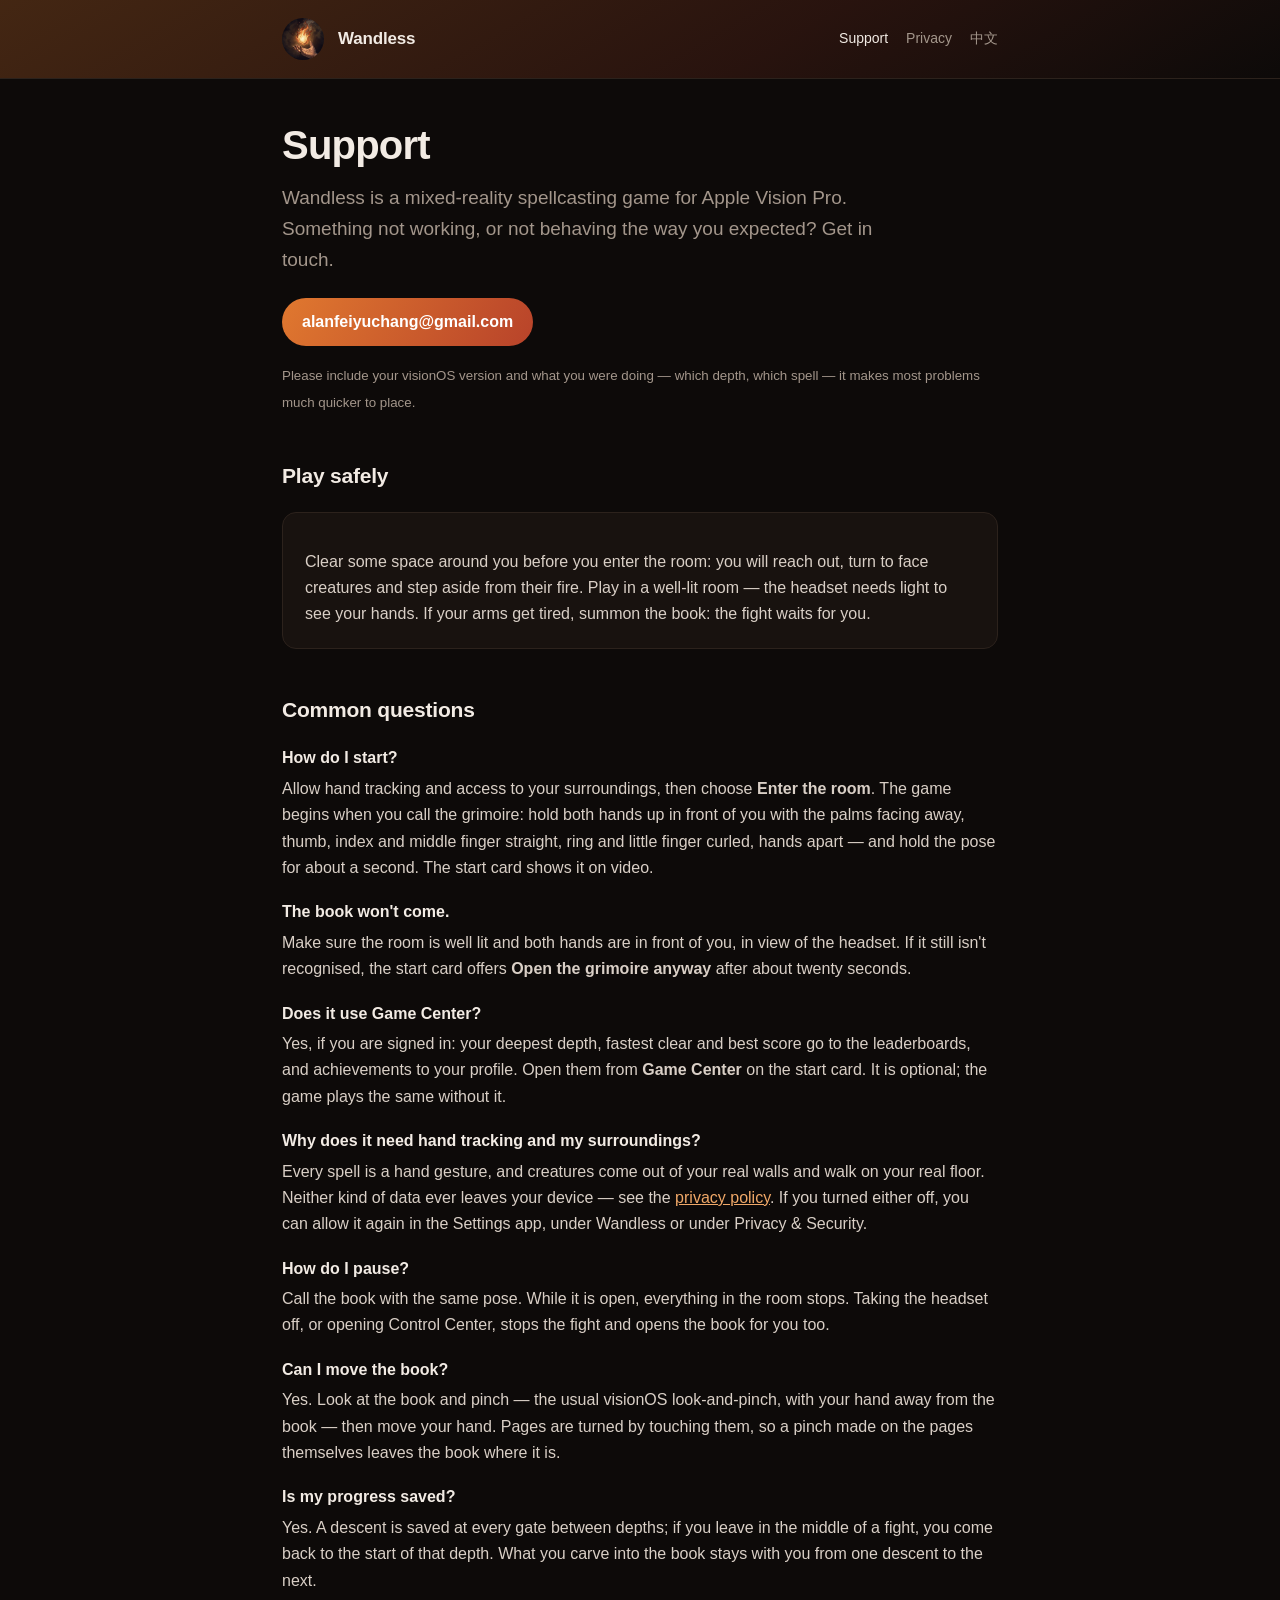
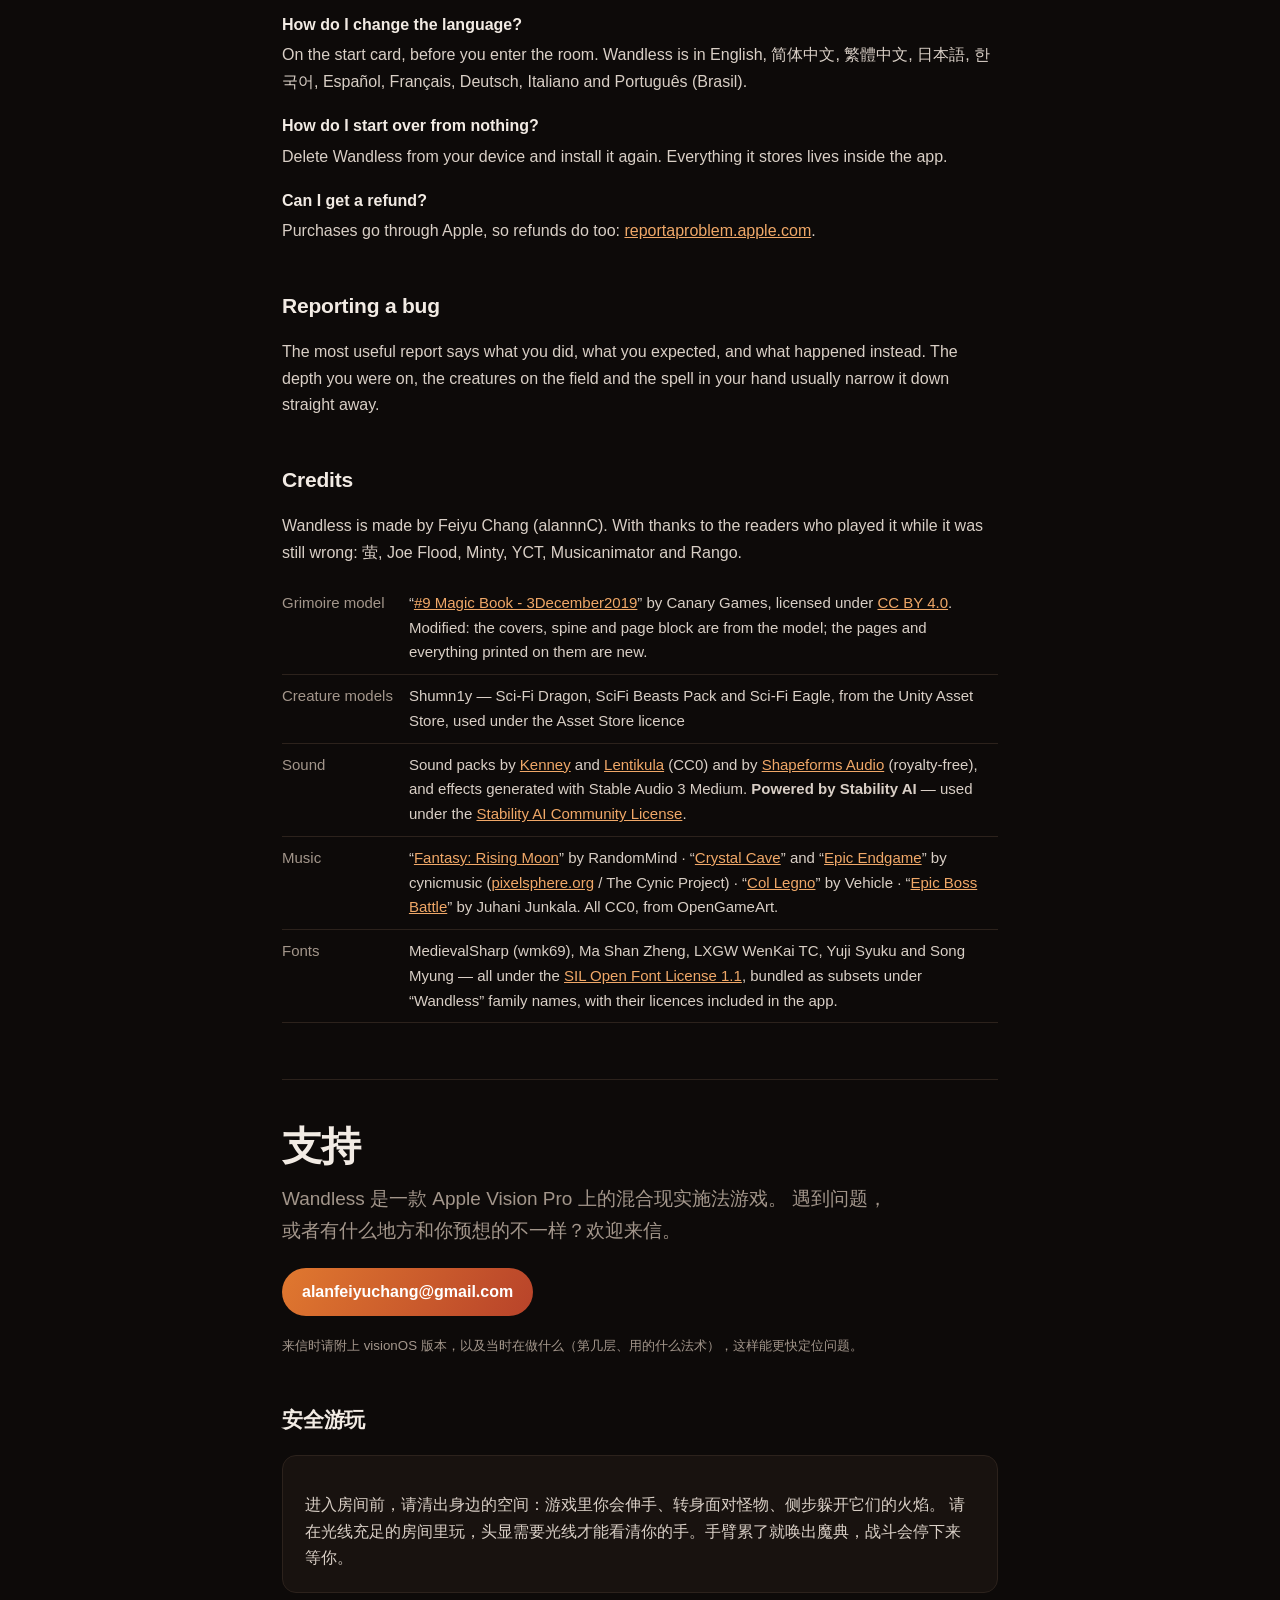
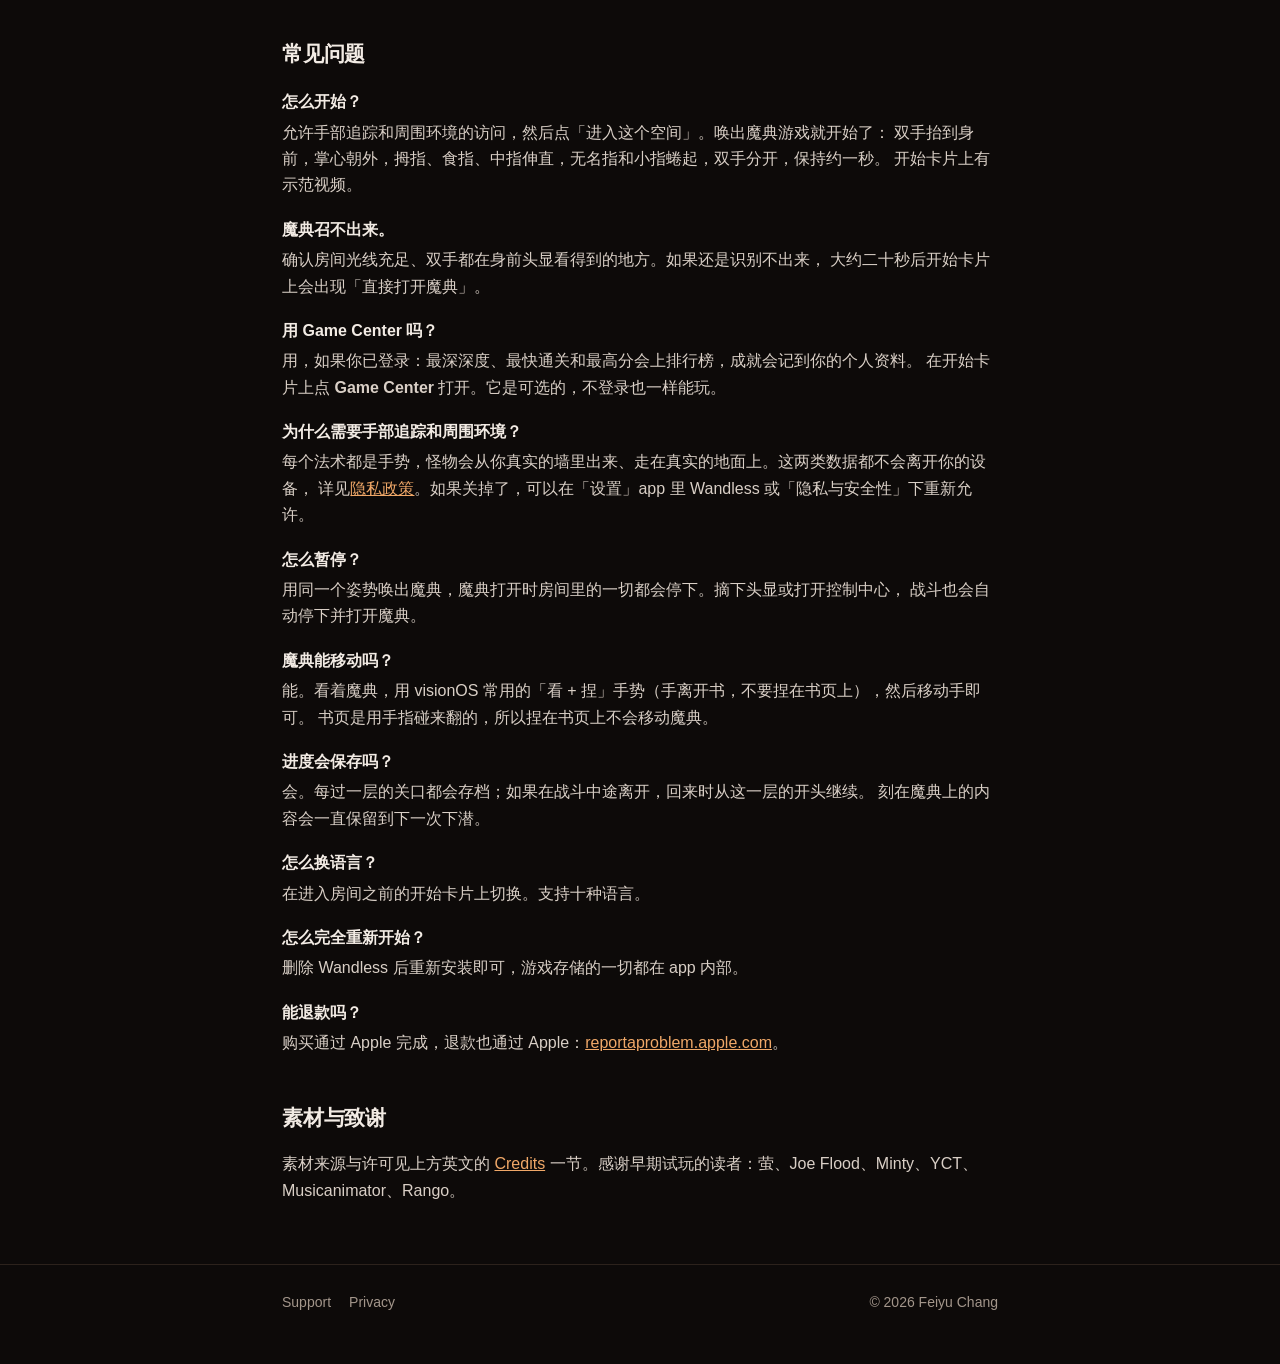
<file: index.html>
<!doctype html>
<html lang="en">
<head>
<meta charset="utf-8">
<meta name="viewport" content="width=device-width, initial-scale=1">
<title>Wandless — Support</title>
<meta name="description" content="Support, answers and credits for Wandless, a spellcasting game for Apple Vision Pro.">
<link rel="icon" href="img/icon.jpg">
<link rel="stylesheet" href="style.css">
</head>
<body>

<header class="site"><div class="wrap">
  <img src="img/icon.jpg" alt="">
  <strong>Wandless</strong>
  <nav>
    <a href="./" aria-current="page">Support</a>
    <a href="privacy.html">Privacy</a>
    <a href="#zh" lang="zh-Hans">中文</a>
  </nav>
</div></header>

<main class="wrap">

  <h1>Support</h1>
  <p class="tagline">Wandless is a mixed-reality spellcasting game for Apple Vision Pro.
  Something not working, or not behaving the way you expected? Get in touch.</p>
  <p><a class="mail" href="mailto:alanfeiyuchang@gmail.com?subject=Wandless%20support">alanfeiyuchang@gmail.com</a></p>
  <p><small>Please include your visionOS version and what you were doing — which depth,
  which spell — it makes most problems much quicker to place.</small></p>

  <h2>Play safely</h2>
  <div class="card">
    <p>Clear some space around you before you enter the room: you will reach out, turn to
    face creatures and step aside from their fire. Play in a well-lit room — the headset
    needs light to see your hands. If your arms get tired, summon the book: the fight waits
    for you.</p>
  </div>

  <h2>Common questions</h2>

  <dl>
    <dt>How do I start?</dt>
    <dd>Allow hand tracking and access to your surroundings, then choose
    <strong>Enter the room</strong>. The game begins when you call the grimoire: hold both
    hands up in front of you with the palms facing away, thumb, index and middle finger
    straight, ring and little finger curled, hands apart — and hold the pose for about a
    second. The start card shows it on video.</dd>

    <dt>The book won't come.</dt>
    <dd>Make sure the room is well lit and both hands are in front of you, in view of the
    headset. If it still isn't recognised, the start card offers <strong>Open the grimoire
    anyway</strong> after about twenty seconds.</dd>

    <dt>Does it use Game Center?</dt>
    <dd>Yes, if you are signed in: your deepest depth, fastest clear and best score go to the
    leaderboards, and achievements to your profile. Open them from <strong>Game Center</strong>
    on the start card. It is optional; the game plays the same without it.</dd>

    <dt>Why does it need hand tracking and my surroundings?</dt>
    <dd>Every spell is a hand gesture, and creatures come out of your real walls and walk
    on your real floor. Neither kind of data ever leaves your device — see the
    <a href="privacy.html">privacy policy</a>. If you turned either off, you can allow it
    again in the Settings app, under Wandless or under Privacy &amp; Security.</dd>

    <dt>How do I pause?</dt>
    <dd>Call the book with the same pose. While it is open, everything in the room stops.
    Taking the headset off, or opening Control Center, stops the fight and opens the book
    for you too.</dd>

    <dt>Can I move the book?</dt>
    <dd>Yes. Look at the book and pinch — the usual visionOS look-and-pinch, with your hand
    away from the book — then move your hand. Pages are turned by touching them, so a pinch
    made on the pages themselves leaves the book where it is.</dd>

    <dt>Is my progress saved?</dt>
    <dd>Yes. A descent is saved at every gate between depths; if you leave in the middle of
    a fight, you come back to the start of that depth. What you carve into the book stays
    with you from one descent to the next.</dd>

    <dt>How do I change the language?</dt>
    <dd>On the start card, before you enter the room. Wandless is in English, 简体中文,
    繁體中文, 日本語, 한국어, Español, Français, Deutsch, Italiano and Português (Brasil).</dd>

    <dt>How do I start over from nothing?</dt>
    <dd>Delete Wandless from your device and install it again. Everything it stores lives
    inside the app.</dd>

    <dt>Can I get a refund?</dt>
    <dd>Purchases go through Apple, so refunds do too:
    <a href="https://reportaproblem.apple.com">reportaproblem.apple.com</a>.</dd>
  </dl>

  <h2>Reporting a bug</h2>
  <p>The most useful report says what you did, what you expected, and what happened
  instead. The depth you were on, the creatures on the field and the spell in your hand
  usually narrow it down straight away.</p>

  <h2 id="credits">Credits</h2>
  <p>Wandless is made by Feiyu Chang (alannnC). With thanks to the readers who played it
  while it was still wrong: 萤, Joe Flood, Minty, YCT, Musicanimator and Rango.</p>

  <table class="credits">
    <tr>
      <th>Grimoire model</th>
      <td>“<a href="https://sketchfab.com/3d-models/9-magic-book-3december2019-4e245fa384fb486ba7bbc519bdc24464">#9 Magic Book - 3December2019</a>”
      by Canary Games, licensed under
      <a href="https://creativecommons.org/licenses/by/4.0/">CC BY 4.0</a>. Modified: the
      covers, spine and page block are from the model; the pages and everything printed on
      them are new.</td>
    </tr>
    <tr>
      <th>Creature models</th>
      <td>Shumn1y — Sci-Fi Dragon, SciFi Beasts Pack and Sci-Fi Eagle, from the Unity Asset
      Store, used under the Asset Store licence</td>
    </tr>
    <tr>
      <th>Sound</th>
      <td>Sound packs by <a href="https://kenney.nl">Kenney</a> and
      <a href="https://lentikula.itch.io">Lentikula</a> (CC0) and by
      <a href="https://shapeforms.itch.io">Shapeforms Audio</a> (royalty-free), and effects
      generated with Stable Audio 3 Medium. <strong>Powered by Stability AI</strong> — used
      under the <a href="https://stability.ai/community-license-agreement">Stability AI
      Community License</a>.</td>
    </tr>
    <tr>
      <th>Music</th>
      <td>
        “<a href="https://opengameart.org/content/fantasy-rising-moon">Fantasy: Rising Moon</a>” by RandomMind ·
        “<a href="https://opengameart.org/content/crystal-cave-song18">Crystal Cave</a>” and
        “<a href="https://opengameart.org/content/epic-endgame-cinematic">Epic Endgame</a>” by cynicmusic
        (<a href="http://pixelsphere.org">pixelsphere.org</a> / The Cynic Project) ·
        “<a href="https://opengameart.org/content/col-legno">Col Legno</a>” by Vehicle ·
        “<a href="https://opengameart.org/content/boss-battle-music">Epic Boss Battle</a>” by Juhani Junkala.
        All CC0, from OpenGameArt.
      </td>
    </tr>
    <tr>
      <th>Fonts</th>
      <td>MedievalSharp (wmk69), Ma Shan Zheng, LXGW WenKai TC, Yuji Syuku and Song Myung —
      all under the <a href="https://openfontlicense.org">SIL Open Font License 1.1</a>,
      bundled as subsets under “Wandless” family names, with their licences included in the
      app.</td>
    </tr>
  </table>

  <hr class="lang">
  <section id="zh" lang="zh-Hans">
    <h1>支持</h1>
    <p class="tagline">Wandless 是一款 Apple Vision Pro 上的混合现实施法游戏。
    遇到问题，或者有什么地方和你预想的不一样？欢迎来信。</p>
    <p><a class="mail" href="mailto:alanfeiyuchang@gmail.com?subject=Wandless%20support">alanfeiyuchang@gmail.com</a></p>
    <p><small>来信时请附上 visionOS 版本，以及当时在做什么（第几层、用的什么法术），这样能更快定位问题。</small></p>

    <h2>安全游玩</h2>
    <div class="card">
      <p>进入房间前，请清出身边的空间：游戏里你会伸手、转身面对怪物、侧步躲开它们的火焰。
      请在光线充足的房间里玩，头显需要光线才能看清你的手。手臂累了就唤出魔典，战斗会停下来等你。</p>
    </div>

    <h2>常见问题</h2>
    <dl>
      <dt>怎么开始？</dt>
      <dd>允许手部追踪和周围环境的访问，然后点「进入这个空间」。唤出魔典游戏就开始了：
      双手抬到身前，掌心朝外，拇指、食指、中指伸直，无名指和小指蜷起，双手分开，保持约一秒。
      开始卡片上有示范视频。</dd>

      <dt>魔典召不出来。</dt>
      <dd>确认房间光线充足、双手都在身前头显看得到的地方。如果还是识别不出来，
      大约二十秒后开始卡片上会出现「直接打开魔典」。</dd>

      <dt>用 Game Center 吗？</dt>
      <dd>用，如果你已登录：最深深度、最快通关和最高分会上排行榜，成就会记到你的个人资料。
      在开始卡片上点 <strong>Game Center</strong> 打开。它是可选的，不登录也一样能玩。</dd>

      <dt>为什么需要手部追踪和周围环境？</dt>
      <dd>每个法术都是手势，怪物会从你真实的墙里出来、走在真实的地面上。这两类数据都不会离开你的设备，
      详见<a href="privacy.html#zh">隐私政策</a>。如果关掉了，可以在「设置」app 里 Wandless 或「隐私与安全性」下重新允许。</dd>

      <dt>怎么暂停？</dt>
      <dd>用同一个姿势唤出魔典，魔典打开时房间里的一切都会停下。摘下头显或打开控制中心，
      战斗也会自动停下并打开魔典。</dd>

      <dt>魔典能移动吗？</dt>
      <dd>能。看着魔典，用 visionOS 常用的「看 + 捏」手势（手离开书，不要捏在书页上），然后移动手即可。
      书页是用手指碰来翻的，所以捏在书页上不会移动魔典。</dd>

      <dt>进度会保存吗？</dt>
      <dd>会。每过一层的关口都会存档；如果在战斗中途离开，回来时从这一层的开头继续。
      刻在魔典上的内容会一直保留到下一次下潜。</dd>

      <dt>怎么换语言？</dt>
      <dd>在进入房间之前的开始卡片上切换。支持十种语言。</dd>

      <dt>怎么完全重新开始？</dt>
      <dd>删除 Wandless 后重新安装即可，游戏存储的一切都在 app 内部。</dd>

      <dt>能退款吗？</dt>
      <dd>购买通过 Apple 完成，退款也通过 Apple：<a href="https://reportaproblem.apple.com">reportaproblem.apple.com</a>。</dd>
    </dl>

    <h2>素材与致谢</h2>
    <p>素材来源与许可见上方英文的 <a href="#credits">Credits</a> 一节。感谢早期试玩的读者：萤、Joe Flood、Minty、YCT、Musicanimator、Rango。</p>
  </section>

</main>

<footer class="site"><div class="wrap">
  <a href="./">Support</a>
  <a href="privacy.html">Privacy</a>
  <span class="spacer"></span>
  <span class="muted">© 2026 Feiyu Chang</span>
</div></footer>

</body>
</html>
</file>
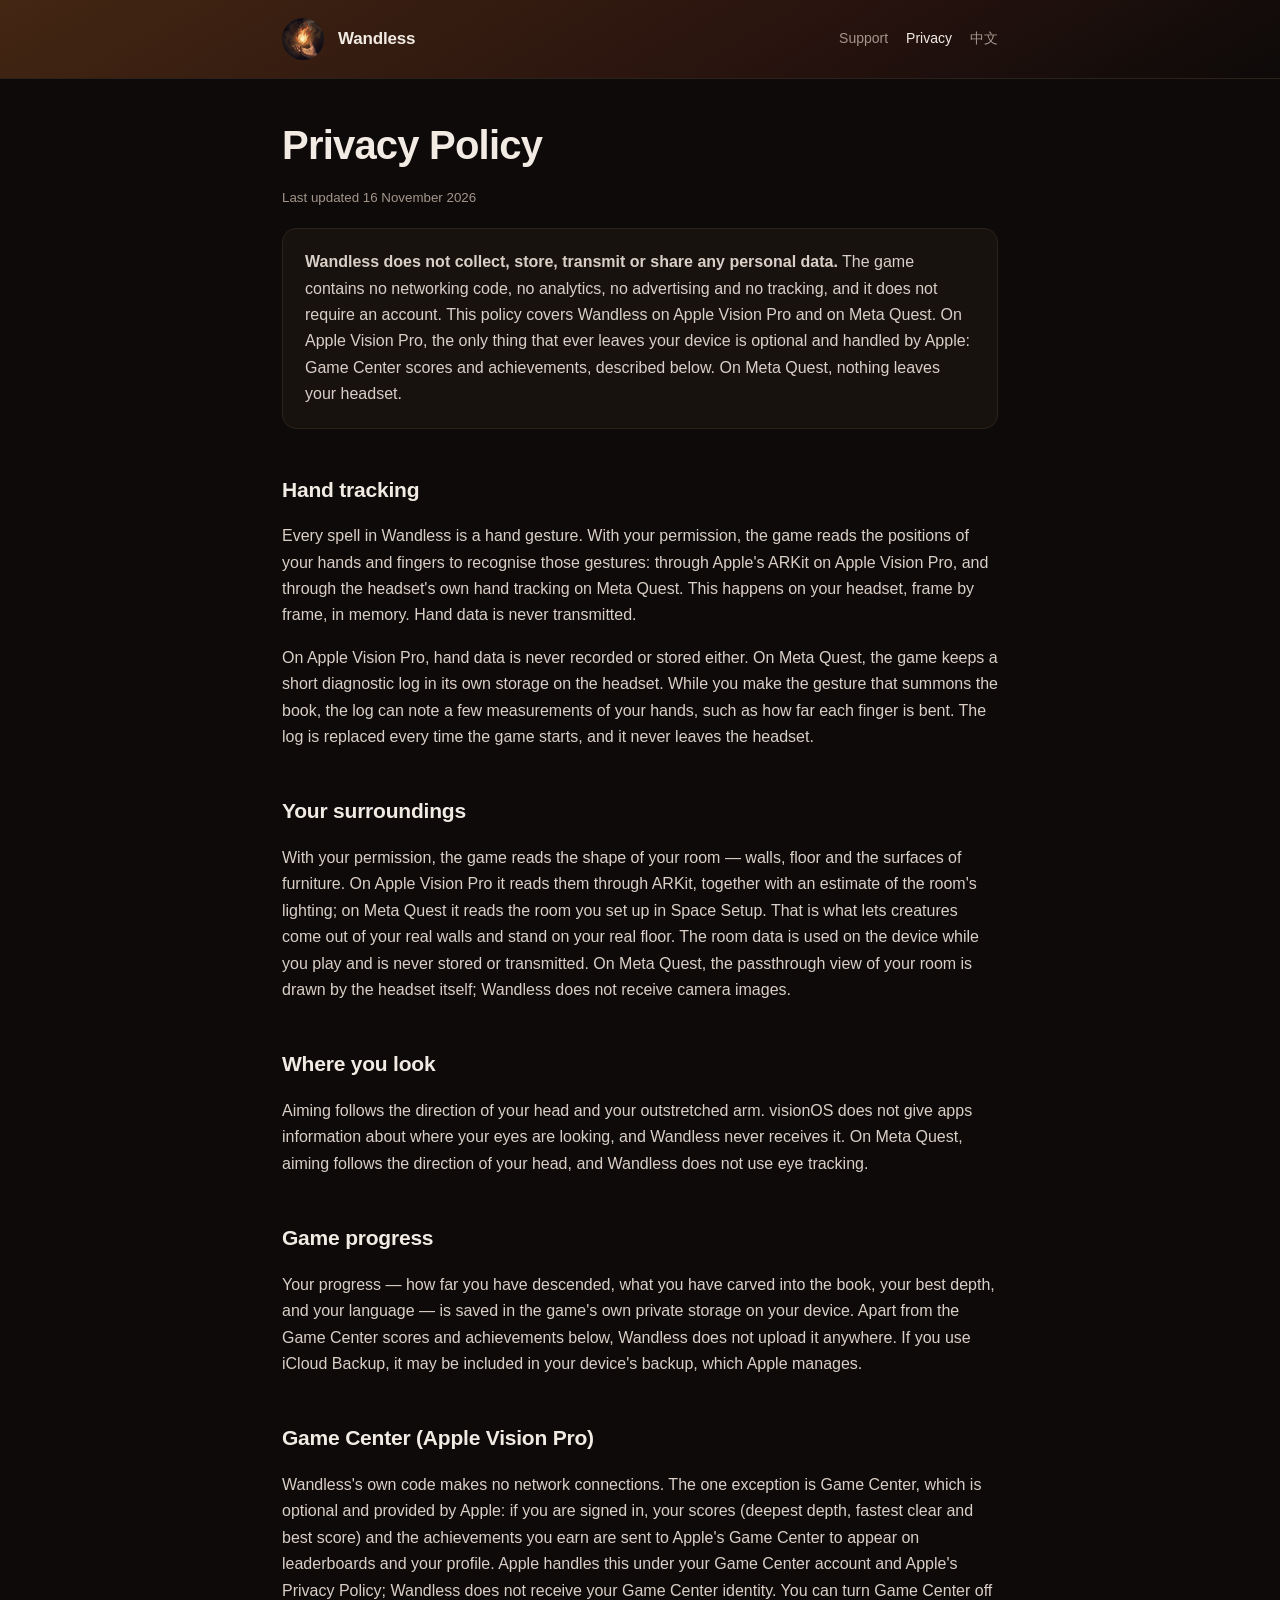
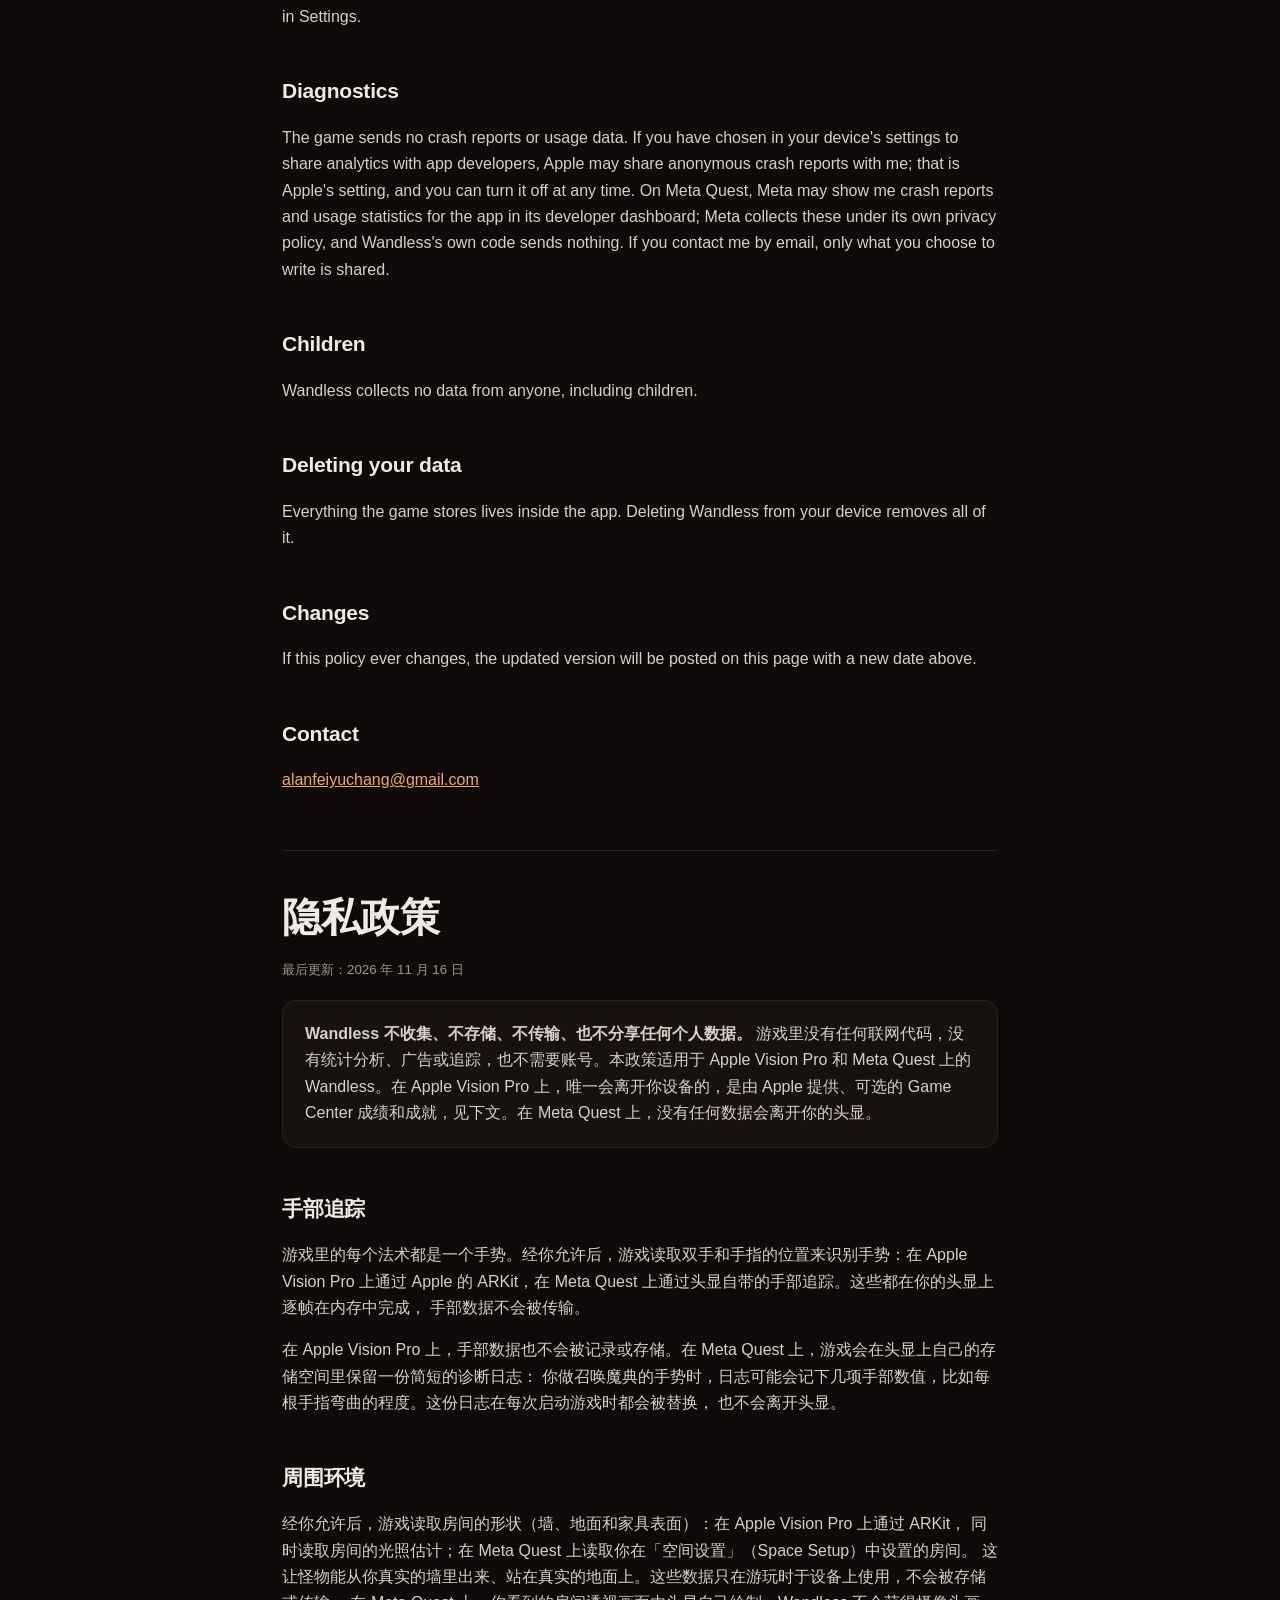
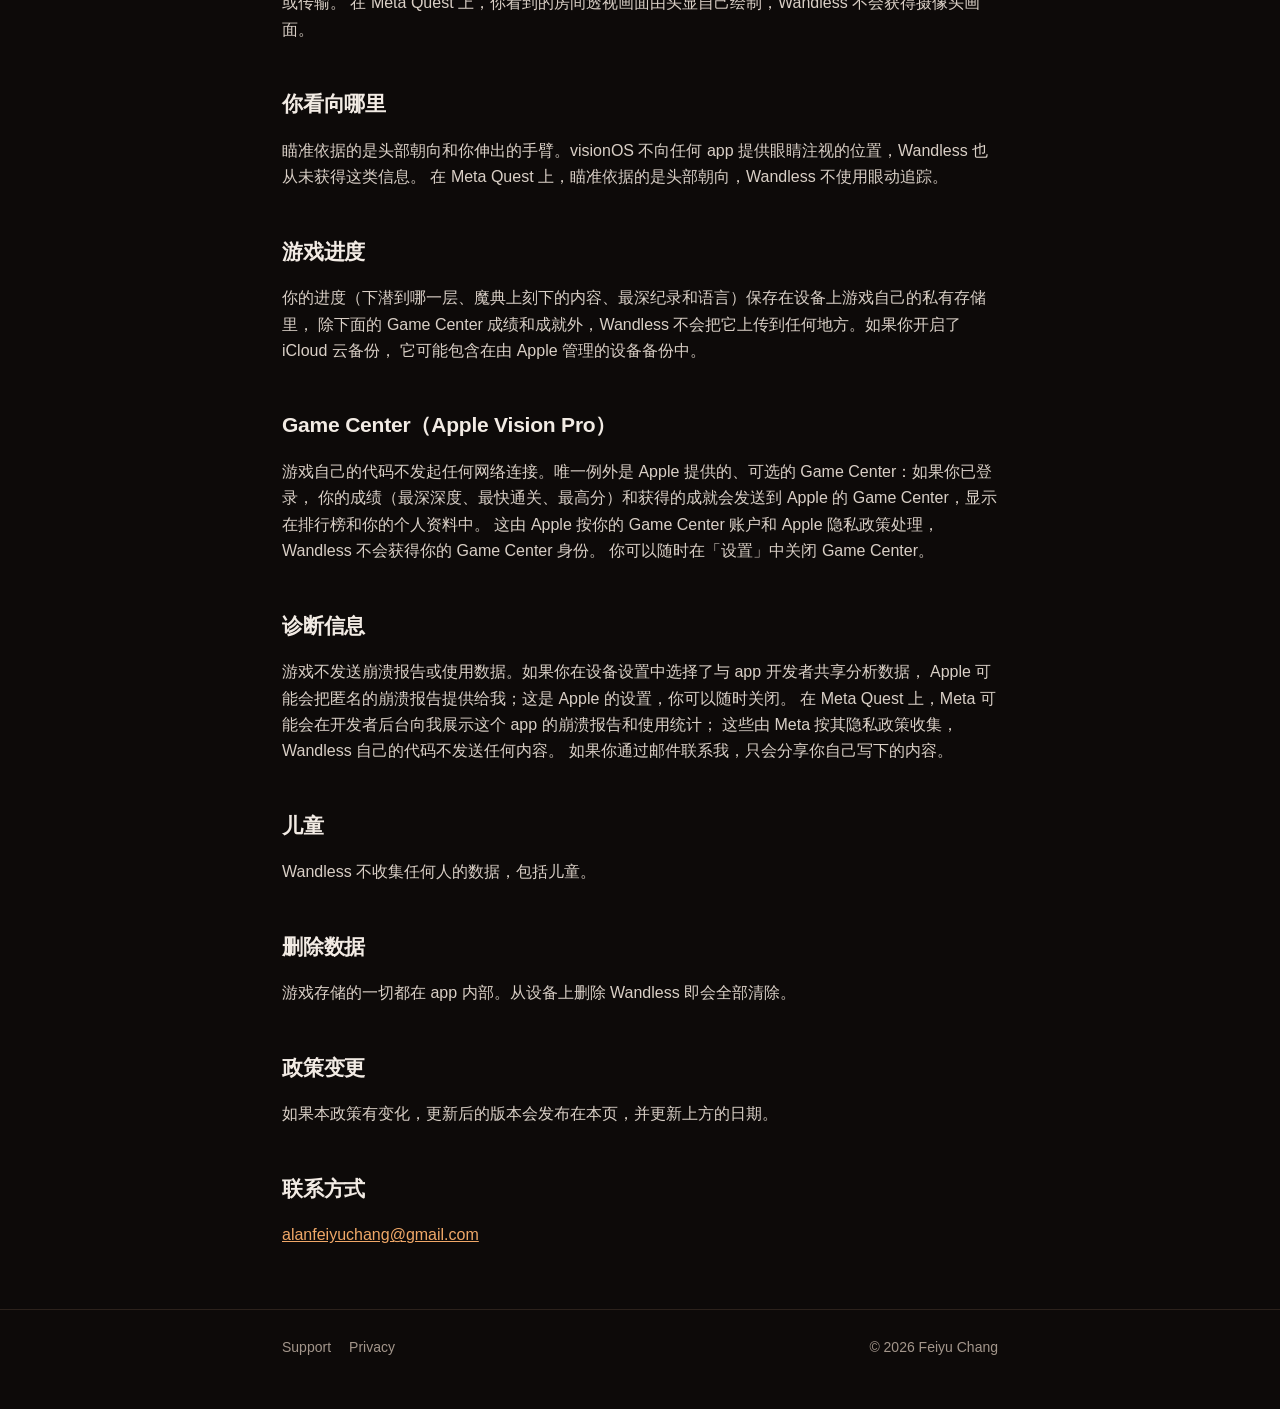
<file: privacy.html>
<!doctype html>
<html lang="en">
<head>
<meta charset="utf-8">
<meta name="viewport" content="width=device-width, initial-scale=1">
<title>Wandless — Privacy Policy</title>
<meta name="description" content="Wandless does not collect, store, transmit or share any personal data.">
<link rel="icon" href="img/icon.jpg">
<link rel="stylesheet" href="style.css">
</head>
<body>

<header class="site"><div class="wrap">
  <img src="img/icon.jpg" alt="">
  <strong>Wandless</strong>
  <nav>
    <a href="./">Support</a>
    <a href="privacy.html" aria-current="page">Privacy</a>
    <a href="#zh" lang="zh-Hans">中文</a>
  </nav>
</div></header>

<main class="wrap">

  <h1>Privacy Policy</h1>
  <p><small>Last updated 16 November 2026</small></p>

  <div class="card">
    <p style="margin:0"><strong>Wandless does not collect, store, transmit or share any
    personal data.</strong> The game contains no networking code, no analytics, no
    advertising and no tracking, and it does not require an account. This policy covers
    Wandless on Apple Vision Pro and on Meta Quest. On Apple Vision Pro, the only thing that
    ever leaves your device is optional and handled by Apple: Game Center scores and
    achievements, described below. On Meta Quest, nothing leaves your headset.</p>
  </div>

  <h2>Hand tracking</h2>
  <p>Every spell in Wandless is a hand gesture. With your permission, the game reads the
  positions of your hands and fingers to recognise those gestures: through Apple's ARKit on
  Apple Vision Pro, and through the headset's own hand tracking on Meta Quest. This happens
  on your headset, frame by frame, in memory. Hand data is never transmitted.</p>
  <p>On Apple Vision Pro, hand data is never recorded or stored either. On Meta Quest, the
  game keeps a short diagnostic log in its own storage on the headset. While you make the
  gesture that summons the book, the log can note a few measurements of your hands, such as
  how far each finger is bent. The log is replaced every time the game starts, and it never
  leaves the headset.</p>

  <h2>Your surroundings</h2>
  <p>With your permission, the game reads the shape of your room — walls, floor and the
  surfaces of furniture. On Apple Vision Pro it reads them through ARKit, together with an
  estimate of the room's lighting; on Meta Quest it reads the room you set up in Space
  Setup. That is what lets creatures come out of your real walls and stand on your real
  floor. The room data is used on the device while you play and is never stored or
  transmitted. On Meta Quest, the passthrough view of your room is drawn by the headset
  itself; Wandless does not receive camera images.</p>

  <h2>Where you look</h2>
  <p>Aiming follows the direction of your head and your outstretched arm. visionOS does not
  give apps information about where your eyes are looking, and Wandless never receives it.
  On Meta Quest, aiming follows the direction of your head, and Wandless does not use eye
  tracking.</p>

  <h2>Game progress</h2>
  <p>Your progress — how far you have descended, what you have carved into the book, your
  best depth, and your language — is saved in the game's own private storage on your
  device. Apart from the Game Center scores and achievements below, Wandless does not upload
  it anywhere. If you use iCloud Backup, it may be included in your device's backup, which
  Apple manages.</p>

  <h2>Game Center (Apple Vision Pro)</h2>
  <p>Wandless's own code makes no network connections. The one exception is Game Center,
  which is optional and provided by Apple: if you are signed in, your scores (deepest depth,
  fastest clear and best score) and the achievements you earn are sent to Apple's Game
  Center to appear on leaderboards and your profile. Apple handles this under your Game
  Center account and Apple's Privacy Policy; Wandless does not receive your Game Center
  identity. You can turn Game Center off in Settings.</p>

  <h2>Diagnostics</h2>
  <p>The game sends no crash reports or usage data. If you have chosen in your device's
  settings to share analytics with app developers, Apple may share anonymous crash reports
  with me; that is Apple's setting, and you can turn it off at any time. On Meta Quest, Meta
  may show me crash reports and usage statistics for the app in its developer dashboard;
  Meta collects these under its own privacy policy, and Wandless's own code sends nothing.
  If you contact me by email, only what you choose to write is shared.</p>

  <h2>Children</h2>
  <p>Wandless collects no data from anyone, including children.</p>

  <h2>Deleting your data</h2>
  <p>Everything the game stores lives inside the app. Deleting Wandless from your device
  removes all of it.</p>

  <h2>Changes</h2>
  <p>If this policy ever changes, the updated version will be posted on this page with a
  new date above.</p>

  <h2>Contact</h2>
  <p><a href="mailto:alanfeiyuchang@gmail.com?subject=Wandless%20privacy">alanfeiyuchang@gmail.com</a></p>

  <hr class="lang">
  <section id="zh" lang="zh-Hans">
    <h1>隐私政策</h1>
    <p><small>最后更新：2026 年 11 月 16 日</small></p>

    <div class="card">
      <p style="margin:0"><strong>Wandless 不收集、不存储、不传输、也不分享任何个人数据。</strong>
      游戏里没有任何联网代码，没有统计分析、广告或追踪，也不需要账号。本政策适用于 Apple Vision Pro 和
      Meta Quest 上的 Wandless。在 Apple Vision Pro 上，唯一会离开你设备的，是由 Apple
      提供、可选的 Game Center 成绩和成就，见下文。在 Meta Quest 上，没有任何数据会离开你的头显。</p>
    </div>

    <h2>手部追踪</h2>
    <p>游戏里的每个法术都是一个手势。经你允许后，游戏读取双手和手指的位置来识别手势：在 Apple Vision Pro
    上通过 Apple 的 ARKit，在 Meta Quest 上通过头显自带的手部追踪。这些都在你的头显上逐帧在内存中完成，
    手部数据不会被传输。</p>
    <p>在 Apple Vision Pro 上，手部数据也不会被记录或存储。在 Meta Quest 上，游戏会在头显上自己的存储空间里保留一份简短的诊断日志：
    你做召唤魔典的手势时，日志可能会记下几项手部数值，比如每根手指弯曲的程度。这份日志在每次启动游戏时都会被替换，
    也不会离开头显。</p>

    <h2>周围环境</h2>
    <p>经你允许后，游戏读取房间的形状（墙、地面和家具表面）：在 Apple Vision Pro 上通过 ARKit，
    同时读取房间的光照估计；在 Meta Quest 上读取你在「空间设置」（Space Setup）中设置的房间。
    这让怪物能从你真实的墙里出来、站在真实的地面上。这些数据只在游玩时于设备上使用，不会被存储或传输。
    在 Meta Quest 上，你看到的房间透视画面由头显自己绘制，Wandless 不会获得摄像头画面。</p>

    <h2>你看向哪里</h2>
    <p>瞄准依据的是头部朝向和你伸出的手臂。visionOS 不向任何 app 提供眼睛注视的位置，Wandless 也从未获得这类信息。
    在 Meta Quest 上，瞄准依据的是头部朝向，Wandless 不使用眼动追踪。</p>

    <h2>游戏进度</h2>
    <p>你的进度（下潜到哪一层、魔典上刻下的内容、最深纪录和语言）保存在设备上游戏自己的私有存储里，
    除下面的 Game Center 成绩和成就外，Wandless 不会把它上传到任何地方。如果你开启了 iCloud 云备份，
    它可能包含在由 Apple 管理的设备备份中。</p>

    <h2>Game Center（Apple Vision Pro）</h2>
    <p>游戏自己的代码不发起任何网络连接。唯一例外是 Apple 提供的、可选的 Game Center：如果你已登录，
    你的成绩（最深深度、最快通关、最高分）和获得的成就会发送到 Apple 的 Game Center，显示在排行榜和你的个人资料中。
    这由 Apple 按你的 Game Center 账户和 Apple 隐私政策处理，Wandless 不会获得你的 Game Center 身份。
    你可以随时在「设置」中关闭 Game Center。</p>

    <h2>诊断信息</h2>
    <p>游戏不发送崩溃报告或使用数据。如果你在设备设置中选择了与 app 开发者共享分析数据，
    Apple 可能会把匿名的崩溃报告提供给我；这是 Apple 的设置，你可以随时关闭。
    在 Meta Quest 上，Meta 可能会在开发者后台向我展示这个 app 的崩溃报告和使用统计；
    这些由 Meta 按其隐私政策收集，Wandless 自己的代码不发送任何内容。
    如果你通过邮件联系我，只会分享你自己写下的内容。</p>

    <h2>儿童</h2>
    <p>Wandless 不收集任何人的数据，包括儿童。</p>

    <h2>删除数据</h2>
    <p>游戏存储的一切都在 app 内部。从设备上删除 Wandless 即会全部清除。</p>

    <h2>政策变更</h2>
    <p>如果本政策有变化，更新后的版本会发布在本页，并更新上方的日期。</p>

    <h2>联系方式</h2>
    <p><a href="mailto:alanfeiyuchang@gmail.com?subject=Wandless%20privacy">alanfeiyuchang@gmail.com</a></p>
  </section>

</main>

<footer class="site"><div class="wrap">
  <a href="./">Support</a>
  <a href="privacy.html">Privacy</a>
  <span class="spacer"></span>
  <span class="muted">© 2026 Feiyu Chang</span>
</div></footer>

</body>
</html>
</file>
<file: style.css>
/* Wandless support site — the game's ember palette, one stylesheet, no dependencies. */
:root {
  --bg: #0d0a09;
  --panel: #18120f;
  --line: #2c221c;
  --fg: #f2ebe4;
  --body: #d9cfc6;
  --muted: #a3968b;
  --accent: #e0782f;
  --accent2: #b8432a;
  --link: #f0a868;
}
* { box-sizing: border-box; }
body {
  margin: 0; background: var(--bg); color: var(--fg);
  font: 16px/1.65 -apple-system, BlinkMacSystemFont, "Segoe UI", Roboto, Helvetica, Arial,
        "PingFang SC", "Hiragino Sans GB", "Microsoft YaHei", sans-serif;
  -webkit-font-smoothing: antialiased;
}
a { color: var(--link); }
.wrap { max-width: 760px; margin: 0 auto; padding: 0 22px; }

header.site {
  border-bottom: 1px solid var(--line);
  background: linear-gradient(150deg, rgba(224,120,47,.26), rgba(184,67,42,.16) 60%, transparent);
}
header.site .wrap { display: flex; align-items: center; gap: 14px; padding-top: 18px; padding-bottom: 18px; }
header.site img { width: 42px; height: 42px; border-radius: 50%; }
header.site strong { font-size: 17px; letter-spacing: -.01em; }
nav { margin-left: auto; display: flex; gap: 18px; font-size: 14px; }
nav a { color: var(--muted); text-decoration: none; }
nav a:hover, nav a[aria-current] { color: var(--fg); }

h1 { font-size: 40px; line-height: 1.12; margin: 44px 0 14px; letter-spacing: -.02em; }
.tagline { font-size: 19px; color: var(--muted); margin: 0 0 6px; max-width: 32em; }
h2 { font-size: 21px; margin: 44px 0 12px; letter-spacing: -.01em; }
h3 { font-size: 16px; margin: 26px 0 6px; }
p, li { color: var(--body); }
small, .muted { color: var(--muted); }

.card {
  background: var(--panel); border: 1px solid var(--line);
  border-radius: 14px; padding: 20px 22px; margin: 18px 0;
}
.card p:last-child { margin-bottom: 0; }

.mail {
  display: inline-block; margin-top: 6px; padding: 11px 20px; border-radius: 999px;
  background: linear-gradient(120deg, var(--accent), var(--accent2));
  color: #fff; text-decoration: none; font-weight: 600;
}
dl dt { font-weight: 600; margin-top: 18px; }
dl dd { margin: 4px 0 0; color: var(--body); }

table.credits { width: 100%; border-collapse: collapse; font-size: 15px; margin: 8px 0 4px; }
table.credits th, table.credits td { text-align: left; vertical-align: top; padding: 9px 10px 9px 0; border-bottom: 1px solid var(--line); }
table.credits th { color: var(--muted); font-weight: 500; white-space: nowrap; padding-right: 16px; }
table.credits td { color: var(--body); }

hr.lang { border: 0; border-top: 1px solid var(--line); margin: 56px 0 0; }

footer.site { border-top: 1px solid var(--line); margin-top: 60px; padding: 26px 0 50px; font-size: 14px; }
footer.site .wrap { display: flex; gap: 18px; flex-wrap: wrap; }
footer.site a { color: var(--muted); text-decoration: none; }
footer.site a:hover { color: var(--fg); }
footer.site .spacer { flex: 1; }

@media (max-width: 520px) {
  h1 { font-size: 32px; }
  nav { gap: 12px; }
  table.credits th { white-space: normal; }
}
</file>
